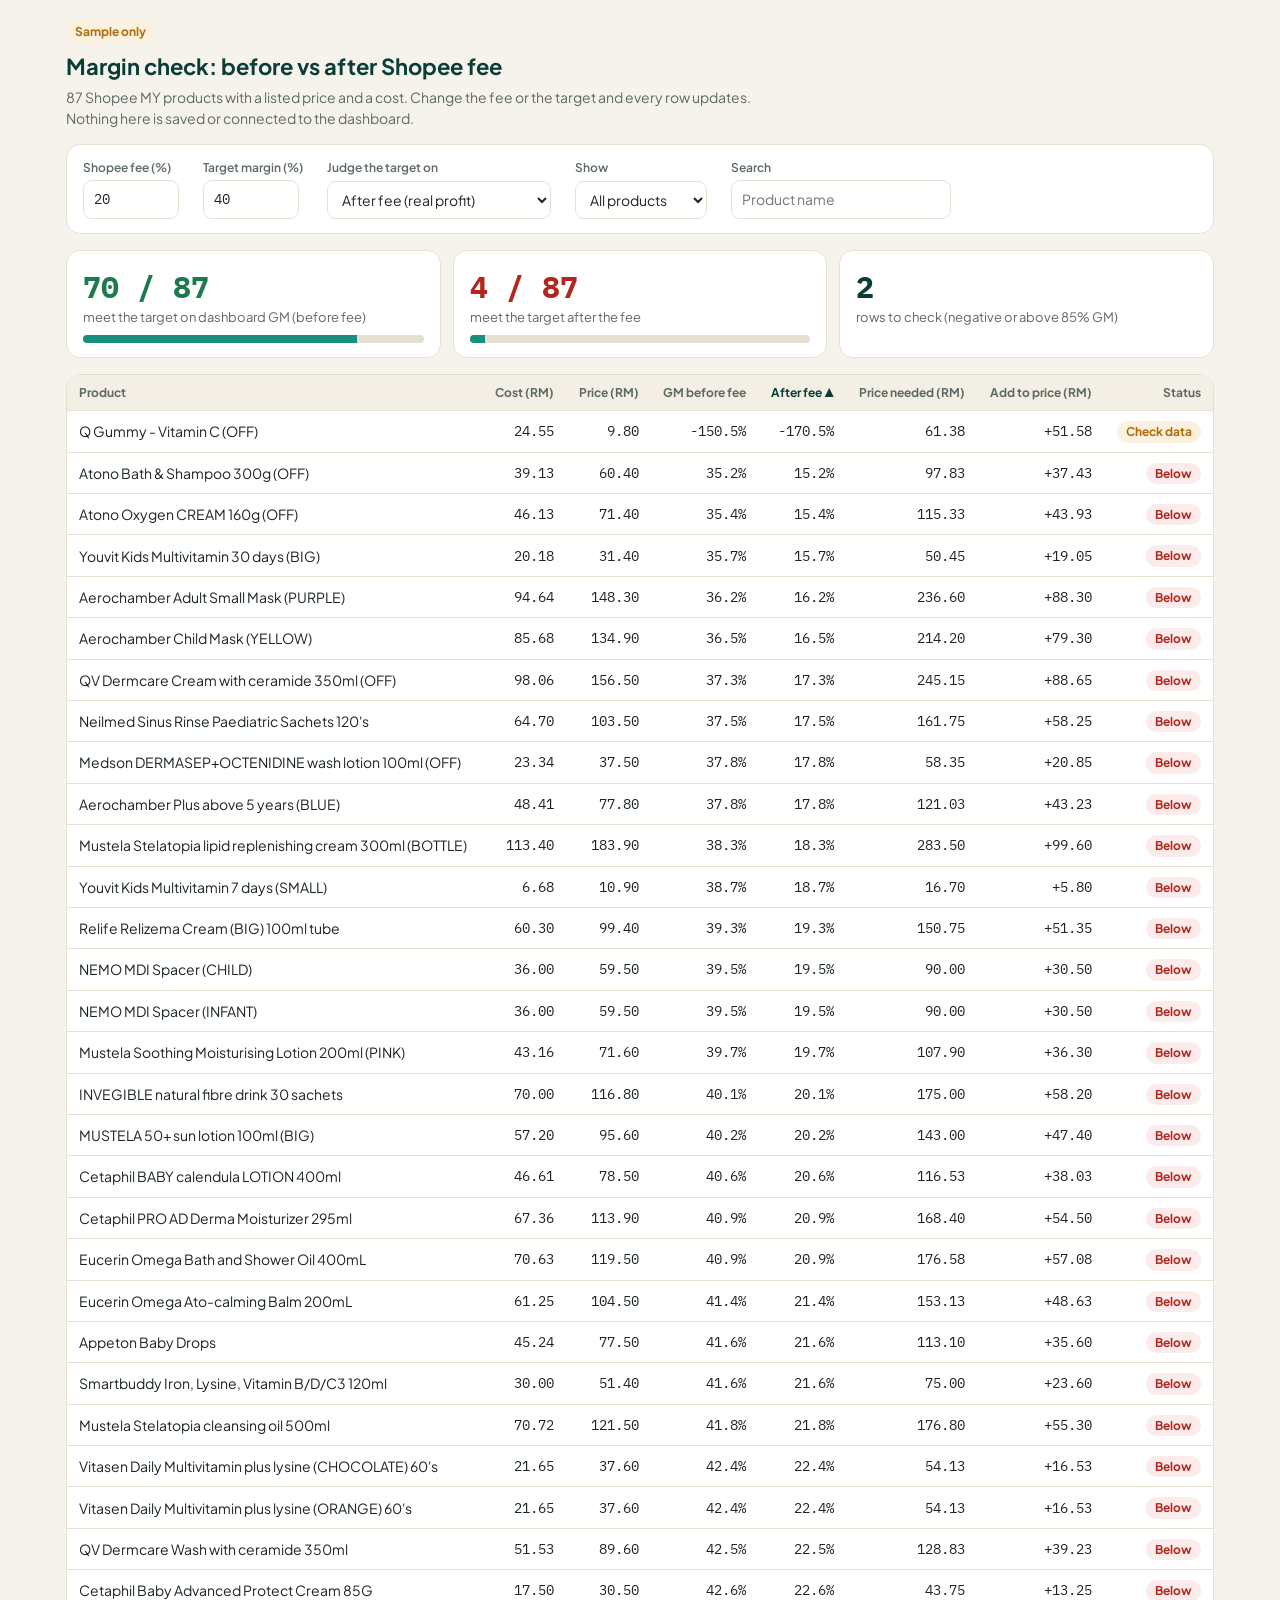
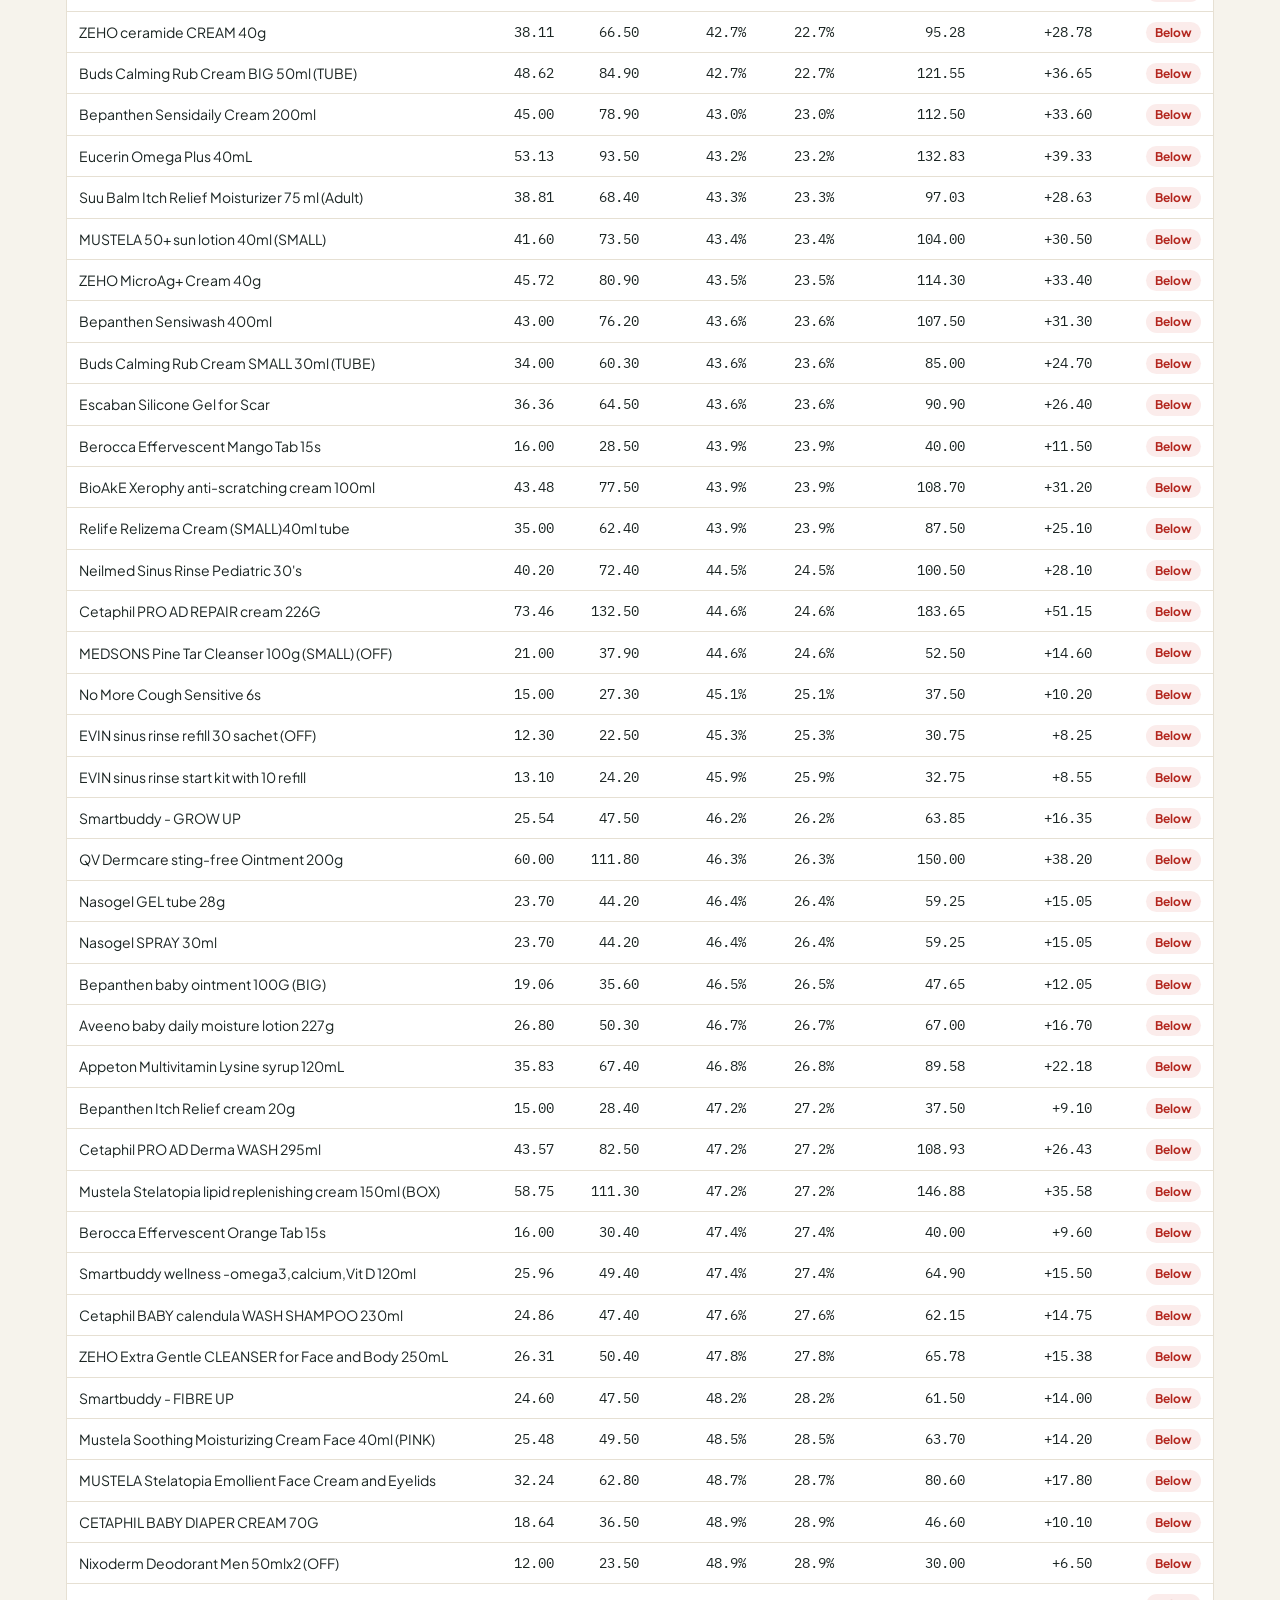
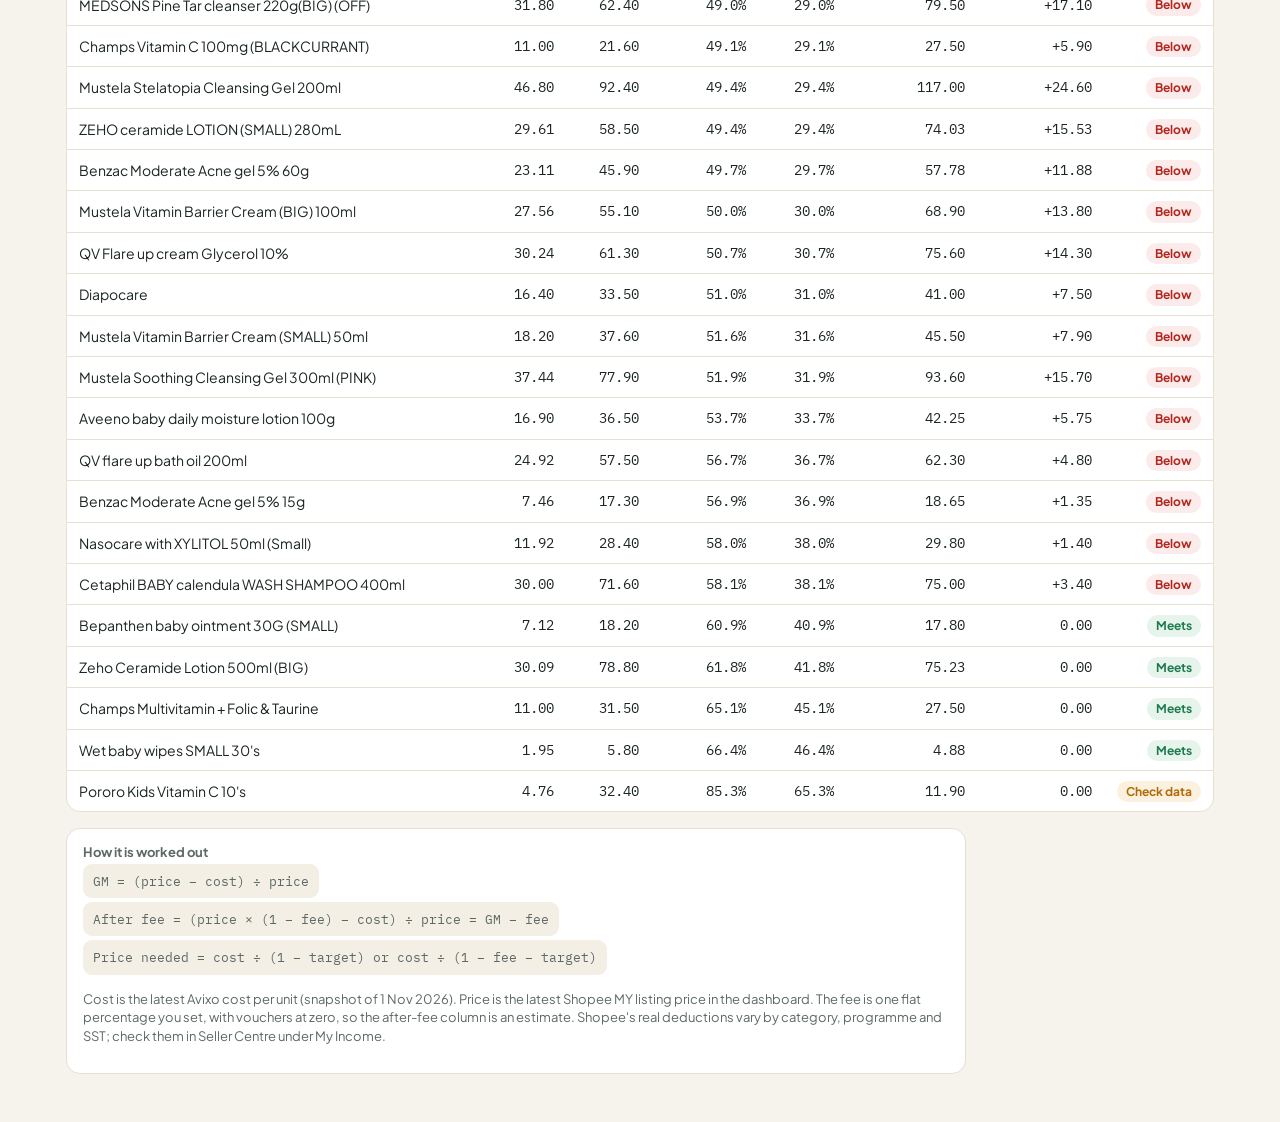
<file: samples/margin-check.html>
<!DOCTYPE html>
<html lang="en">
<head>
<meta charset="utf-8">
<meta name="viewport" content="width=device-width, initial-scale=1">
<title>Margin Check Sample</title>
<link rel="preconnect" href="https://fonts.googleapis.com">
<link href="https://fonts.googleapis.com/css2?family=Plus+Jakarta+Sans:wght@400;600;700&family=IBM+Plex+Mono:wght@400;500&display=swap" rel="stylesheet">
<style>
/* Layout: sticky controls, summary tiles, then one sortable table. Teal palette follows the FirstWell Essentials dashboard. */
:root{--ink:#1b2523;--muted:#5d6965;--line:#e6e0d3;--page:#f6f3ec;--card:#ffffff;--brand:#0b3d37;--accent:#178f7c;--good:#1c7a4d;--good-bg:#e6f4ec;--bad:#b3261e;--bad-bg:#fbeceb;--warn:#b06a0a;--warn-bg:#fcf1de;--th:#f3efe4;--font:'Plus Jakarta Sans',system-ui,'Segoe UI',sans-serif;--mono:'IBM Plex Mono',ui-monospace,monospace}
@media (prefers-color-scheme:dark){:root:not([data-theme="light"]){--ink:#e8efed;--muted:#9fb0ab;--line:#2c3a37;--page:#0f1a18;--card:#16241f;--brand:#7fd6c4;--accent:#3fbfa8;--good:#6fd39b;--good-bg:#173528;--bad:#ff8e86;--bad-bg:#3a1c1a;--warn:#f0b563;--warn-bg:#3a2b12;--th:#1c2c28;color-scheme:dark}}
:root[data-theme="dark"]{--ink:#e8efed;--muted:#9fb0ab;--line:#2c3a37;--page:#0f1a18;--card:#16241f;--brand:#7fd6c4;--accent:#3fbfa8;--good:#6fd39b;--good-bg:#173528;--bad:#ff8e86;--bad-bg:#3a1c1a;--warn:#f0b563;--warn-bg:#3a2b12;--th:#1c2c28;color-scheme:dark}
*{box-sizing:border-box}
body{margin:0;background:var(--page);color:var(--ink);font:14px/1.45 var(--font)}
.wrap{max-width:1180px;margin:0 auto;padding:20px 16px 48px;display:flex;flex-direction:column;gap:16px}
h1{margin:0;font-size:22px;color:var(--brand);text-wrap:balance}
.sub{margin:4px 0 0;color:var(--muted);max-width:70ch}
.tag{display:inline-block;background:var(--warn-bg);color:var(--warn);font-weight:700;font-size:12px;padding:3px 9px;border-radius:99px;margin-bottom:8px}
.card{background:var(--card);border:1px solid var(--line);border-radius:14px;padding:14px 16px}
.controls{display:flex;flex-wrap:wrap;gap:14px 24px;align-items:flex-end}
.field{display:flex;flex-direction:column;gap:4px}
.field label{font-size:12px;color:var(--muted);font-weight:600}
input[type=number],input[type=search],select{font:inherit;color:var(--ink);background:var(--card);border:1px solid var(--line);border-radius:9px;padding:8px 10px;min-width:0}
input[type=number]{width:96px;font-family:var(--mono)}
input[type=search]{width:220px}
:focus-visible{outline:3px solid var(--accent);outline-offset:2px}
.tiles{display:grid;grid-template-columns:repeat(auto-fit,minmax(200px,1fr));gap:12px}
.tile .n{font-size:30px;font-weight:700;font-family:var(--mono);color:var(--brand)}
.tile .l{color:var(--muted);font-size:13px}
.tile.bad .n{color:var(--bad)}
.tile.good .n{color:var(--good)}
.bar{height:8px;border-radius:99px;background:var(--line);margin-top:8px;overflow:hidden}
.bar i{display:block;height:100%;background:var(--accent)}
.tablewrap{overflow-x:auto;border:1px solid var(--line);border-radius:14px;background:var(--card)}
table{border-collapse:collapse;width:100%;min-width:860px}
th,td{padding:9px 12px;text-align:right;border-bottom:1px solid var(--line);white-space:nowrap}
th:first-child,td:first-child{text-align:left;white-space:normal;min-width:260px}
th{background:var(--th);font-size:12px;color:var(--muted);cursor:pointer;user-select:none;position:sticky;top:0}
th[aria-sort]{color:var(--brand)}
td.num{font-family:var(--mono);font-variant-numeric:tabular-nums}
tr:last-child td{border-bottom:0}
.pill{display:inline-block;font-size:12px;font-weight:700;padding:2px 9px;border-radius:99px}
.pill.ok{background:var(--good-bg);color:var(--good)}
.pill.no{background:var(--bad-bg);color:var(--bad)}
.pill.chk{background:var(--warn-bg);color:var(--warn)}
.note{color:var(--muted);font-size:13px;max-width:90ch}
.formula{font-family:var(--mono);font-size:12.5px;background:var(--th);border-radius:9px;padding:8px 10px;display:inline-block;margin:2px 0}
@media (max-width:480px){input[type=search]{width:100%}}
</style>
</head>
<body>
<main class="wrap">
  <header>
    <span class="tag">Sample only</span>
    <h1>Margin check: before vs after Shopee fee</h1>
    <p class="sub">87 Shopee MY products with a listed price and a cost. Change the fee or the target and every row updates. Nothing here is saved or connected to the dashboard.</p>
  </header>

  <section class="card controls" aria-label="Settings">
    <div class="field"><label for="fee">Shopee fee (%)</label><input id="fee" type="number" min="0" max="60" step="0.5" value="20"></div>
    <div class="field"><label for="target">Target margin (%)</label><input id="target" type="number" min="0" max="90" step="1" value="40"></div>
    <div class="field"><label for="basis">Judge the target on</label>
      <select id="basis"><option value="after">After fee (real profit)</option><option value="gm">Before fee (dashboard GM)</option></select></div>
    <div class="field"><label for="show">Show</label>
      <select id="show"><option value="all">All products</option><option value="below">Below target</option><option value="meets">Meets target</option><option value="check">Data to check</option></select></div>
    <div class="field"><label for="q">Search</label><input id="q" type="search" placeholder="Product name"></div>
  </section>

  <section class="tiles" aria-label="Summary">
    <div class="card tile good"><div class="n" id="t-gm">0</div><div class="l">meet the target on dashboard GM (before fee)</div><div class="bar"><i id="b-gm"></i></div></div>
    <div class="card tile bad"><div class="n" id="t-net">0</div><div class="l">meet the target after the fee</div><div class="bar"><i id="b-net"></i></div></div>
    <div class="card tile"><div class="n" id="t-chk">0</div><div class="l">rows to check (negative or above 85% GM)</div></div>
  </section>

  <section>
    <div class="tablewrap">
      <table id="tbl">
        <thead><tr id="head"></tr></thead>
        <tbody id="body"></tbody>
      </table>
    </div>
  </section>

  <section class="card note">
    <div><strong>How it is worked out</strong></div>
    <div class="formula">GM = (price − cost) ÷ price</div><br>
    <div class="formula">After fee = (price × (1 − fee) − cost) ÷ price = GM − fee</div><br>
    <div class="formula">Price needed = cost ÷ (1 − target)  or  cost ÷ (1 − fee − target)</div>
    <p>Cost is the latest Avixo cost per unit (snapshot of 1 Nov 2026). Price is the latest Shopee MY listing price in the dashboard. The fee is one flat percentage you set, with vouchers at zero, so the after-fee column is an estimate. Shopee's real deductions vary by category, programme and SST; check them in Seller Centre under My Income.</p>
  </section>
</main>
<script>
const DATA = [["Aerochamber Adult Small Mask (PURPLE)",94.64,148.3],["Aerochamber Child Mask (YELLOW)",85.68,134.9],["Aerochamber Plus above 5 years (BLUE)",48.41,77.8],["Appeton Baby Drops",45.24,77.5],["Appeton Multivitamin Lysine syrup 120mL",35.83,67.4],["Atono Bath & Shampoo 300g (OFF)",39.13,60.4],["Atono Oxygen CREAM 160g (OFF)",46.13,71.4],["Aveeno baby daily moisture lotion 100g",16.9,36.5],["Aveeno baby daily moisture lotion 227g",26.8,50.3],["Benzac Moderate Acne gel 5% 15g",7.46,17.3],["Benzac Moderate Acne gel 5% 60g",23.11,45.9],["Bepanthen baby ointment 100G (BIG)",19.06,35.6],["Bepanthen baby ointment 30G (SMALL)",7.12,18.2],["Bepanthen Itch Relief cream 20g",15,28.4],["Bepanthen Sensidaily Cream 200ml",45,78.9],["Bepanthen Sensiwash 400ml",43,76.2],["Berocca Effervescent Mango Tab 15s",16,28.5],["Berocca Effervescent Orange Tab 15s",16,30.4],["BioAkE Xerophy anti-scratching cream 100ml",43.48,77.5],["Buds Calming Rub Cream BIG 50ml (TUBE)",48.62,84.9],["Buds Calming Rub Cream SMALL 30ml (TUBE)",34,60.3],["Cetaphil Baby Advanced Protect Cream 85G",17.5,30.5],["Cetaphil BABY calendula LOTION 400ml",46.61,78.5],["Cetaphil BABY calendula WASH SHAMPOO 230ml",24.86,47.4],["Cetaphil BABY calendula WASH SHAMPOO 400ml",30,71.6],["CETAPHIL BABY DIAPER CREAM 70G",18.64,36.5],["Cetaphil PRO AD Derma Moisturizer 295ml",67.36,113.9],["Cetaphil PRO AD Derma WASH 295ml",43.57,82.5],["Cetaphil PRO AD REPAIR cream 226G",73.46,132.5],["Champs Multivitamin + Folic & Taurine",11,31.5],["Champs Vitamin C 100mg (BLACKCURRANT)",11,21.6],["Diapocare",16.4,33.5],["Escaban Silicone Gel for Scar",36.36,64.5],["Eucerin Omega Ato-calming Balm 200mL",61.25,104.5],["Eucerin Omega Bath and Shower Oil 400mL",70.63,119.5],["Eucerin Omega Plus 40mL",53.13,93.5],["EVIN sinus rinse refill 30 sachet (OFF)",12.3,22.5],["EVIN sinus rinse start kit with 10 refill",13.1,24.2],["INVEGIBLE natural fibre drink 30 sachets",70,116.8],["Medson DERMASEP+OCTENIDINE wash lotion 100ml (OFF)",23.34,37.5],["MEDSONS Pine Tar Cleanser 100g (SMALL) (OFF)",21,37.9],["MEDSONS Pine Tar cleanser 220g(BIG) (OFF)",31.8,62.4],["MUSTELA 50+ sun lotion 100ml (BIG)",57.2,95.6],["MUSTELA 50+ sun lotion 40ml (SMALL)",41.6,73.5],["Mustela Soothing Cleansing Gel 300ml (PINK)",37.44,77.9],["Mustela Soothing Moisturising Lotion 200ml  (PINK)",43.16,71.6],["Mustela Soothing Moisturizing Cream Face 40ml (PINK)",25.48,49.5],["Mustela Stelatopia Cleansing Gel 200ml",46.8,92.4],["Mustela Stelatopia cleansing oil 500ml",70.72,121.5],["MUSTELA Stelatopia Emollient Face Cream and Eyelids",32.24,62.8],["Mustela Stelatopia lipid replenishing cream 150ml (BOX)",58.75,111.3],["Mustela Stelatopia lipid replenishing cream 300ml (BOTTLE)",113.4,183.9],["Mustela Vitamin Barrier Cream (BIG) 100ml",27.56,55.1],["Mustela Vitamin Barrier Cream (SMALL) 50ml",18.2,37.6],["Nasocare with XYLITOL 50ml (Small)",11.92,28.4],["Nasogel GEL tube 28g",23.7,44.2],["Nasogel SPRAY 30ml",23.7,44.2],["Neilmed Sinus Rinse Paediatric Sachets 120's",64.7,103.5],["Neilmed Sinus Rinse Pediatric 30's",40.2,72.4],["NEMO MDI Spacer (CHILD)",36,59.5],["NEMO MDI Spacer (INFANT)",36,59.5],["Nixoderm Deodorant Men 50mlx2 (OFF)",12,23.5],["No More Cough Sensitive 6s",15,27.3],["Pororo Kids Vitamin C 10's",4.76,32.4],["Q Gummy - Vitamin C (OFF)",24.55,9.8],["QV Dermcare Cream with ceramide 350ml (OFF)",98.06,156.5],["QV Dermcare sting-free Ointment 200g",60,111.8],["QV Dermcare Wash with ceramide 350ml",51.53,89.6],["QV flare up bath oil 200ml",24.92,57.5],["QV Flare up cream Glycerol 10%",30.24,61.3],["Relife Relizema Cream (BIG) 100ml tube",60.3,99.4],["Relife Relizema Cream (SMALL)40ml tube",35,62.4],["Smartbuddy - FIBRE UP",24.6,47.5],["Smartbuddy - GROW UP",25.54,47.5],["Smartbuddy Iron, Lysine, Vitamin B/D/C3 120ml",30,51.4],["Smartbuddy wellness -omega3,calcium,Vit D 120ml",25.96,49.4],["Suu Balm Itch Relief Moisturizer 75 ml (Adult)",38.81,68.4],["Vitasen Daily Multivitamin plus lysine (CHOCOLATE) 60's",21.65,37.6],["Vitasen Daily Multivitamin plus lysine (ORANGE) 60's",21.65,37.6],["Wet baby wipes SMALL 30's",1.95,5.8],["Youvit Kids Multivitamin 30 days (BIG)",20.18,31.4],["Youvit Kids Multivitamin 7 days (SMALL)",6.68,10.9],["ZEHO ceramide CREAM 40g",38.11,66.5],["ZEHO ceramide LOTION (SMALL) 280mL",29.61,58.5],["Zeho Ceramide Lotion 500ml (BIG)",30.09,78.8],["ZEHO Extra Gentle CLEANSER for Face and Body 250mL",26.31,50.4],["ZEHO MicroAg+ Cream 40g",45.72,80.9]];   // [name, cost RM, Shopee MY price RM]
const cols = [
  {k:'name', t:'Product', s:r=>r.name.toLowerCase()},
  {k:'cost', t:'Cost (RM)', s:r=>r.cost},
  {k:'price', t:'Price (RM)', s:r=>r.price},
  {k:'gm', t:'GM before fee', s:r=>r.gm},
  {k:'net', t:'After fee', s:r=>r.net},
  {k:'need', t:'Price needed (RM)', s:r=>r.need===null?1e9:r.need},
  {k:'gap', t:'Add to price (RM)', s:r=>r.gap},
  {k:'st', t:'Status', s:r=>r.status}
];
let sortKey='net', sortDir=1;   // lowest after-fee margin first
const $=id=>document.getElementById(id);
const fmt=(n,d=2)=>n.toLocaleString('en-MY',{minimumFractionDigits:d,maximumFractionDigits:d});
const pct=n=>fmt(n*100,1)+'%';

function compute(){
  const fee=(parseFloat($('fee').value)||0)/100, target=(parseFloat($('target').value)||0)/100, basis=$('basis').value;
  return DATA.map(([name,cost,price])=>{
    const gm=(price-cost)/price, net=gm-fee, eff=basis==='gm'?target:target+fee;
    const need = eff<1 ? cost/(1-eff) : null;
    const margin = basis==='gm'?gm:net;
    const meets = margin>=target-1e-9;
    const check = gm<0 || gm>0.85;
    const gap = need===null?0:Math.max(0,need-price);
    const status = check?'check':(meets?'ok':'no');
    return {name,cost,price,gm,net,need,gap,meets,check,status};
  });
}
function render(){
  const all=compute(), fee=(parseFloat($('fee').value)||0)/100, target=(parseFloat($('target').value)||0)/100;
  const gmOk=all.filter(r=>r.gm>=target-1e-9&&!r.check).length, netOk=all.filter(r=>r.net>=target-1e-9&&!r.check).length, chk=all.filter(r=>r.check).length;
  $('t-gm').textContent=gmOk+' / '+all.length; $('t-net').textContent=netOk+' / '+all.length; $('t-chk').textContent=chk;
  $('b-gm').style.width=(gmOk/all.length*100)+'%'; $('b-net').style.width=(netOk/all.length*100)+'%';
  const q=$('q').value.trim().toLowerCase(), show=$('show').value;
  let rows=all.filter(r=>(!q||r.name.toLowerCase().includes(q)) && (show==='all'||(show==='below'&&!r.meets&&!r.check)||(show==='meets'&&r.meets&&!r.check)||(show==='check'&&r.check)));
  const col=cols.find(c=>c.k===sortKey); rows.sort((a,b)=>{const x=col.s(a),y=col.s(b);return (x<y?-1:x>y?1:0)*sortDir});
  const head=$('head'); head.innerHTML='';
  cols.forEach(c=>{const th=document.createElement('th');th.textContent=c.t+(sortKey===c.k?(sortDir>0?' ▲':' ▼'):'');th.tabIndex=0;
    if(sortKey===c.k)th.setAttribute('aria-sort',sortDir>0?'ascending':'descending');
    const go=()=>{if(sortKey===c.k)sortDir*=-1;else{sortKey=c.k;sortDir=1}render()};
    th.onclick=go;th.onkeydown=e=>{if(e.key==='Enter'||e.key===' '){e.preventDefault();go()}};head.appendChild(th)});
  const body=$('body'); body.innerHTML='';
  rows.forEach(r=>{const tr=document.createElement('tr');
    const cells=[r.name,fmt(r.cost),fmt(r.price),pct(r.gm),pct(r.net),r.need===null?'n/a':fmt(r.need),r.gap>0?'+'+fmt(r.gap):'0.00'];
    cells.forEach((v,i)=>{const td=document.createElement('td');td.textContent=v;if(i>0)td.className='num';tr.appendChild(td)});
    const td=document.createElement('td');const p=document.createElement('span');p.className='pill '+(r.check?'chk':r.meets?'ok':'no');
    p.textContent=r.check?'Check data':r.meets?'Meets':'Below';td.appendChild(p);tr.appendChild(td);body.appendChild(tr)});
  if(!rows.length){const tr=document.createElement('tr');const td=document.createElement('td');td.colSpan=8;td.textContent='No products match.';tr.appendChild(td);body.appendChild(tr)}
}
['fee','target','basis','show','q'].forEach(id=>$(id).addEventListener('input',render));
render();
</script>
</body>
</html>
</file>
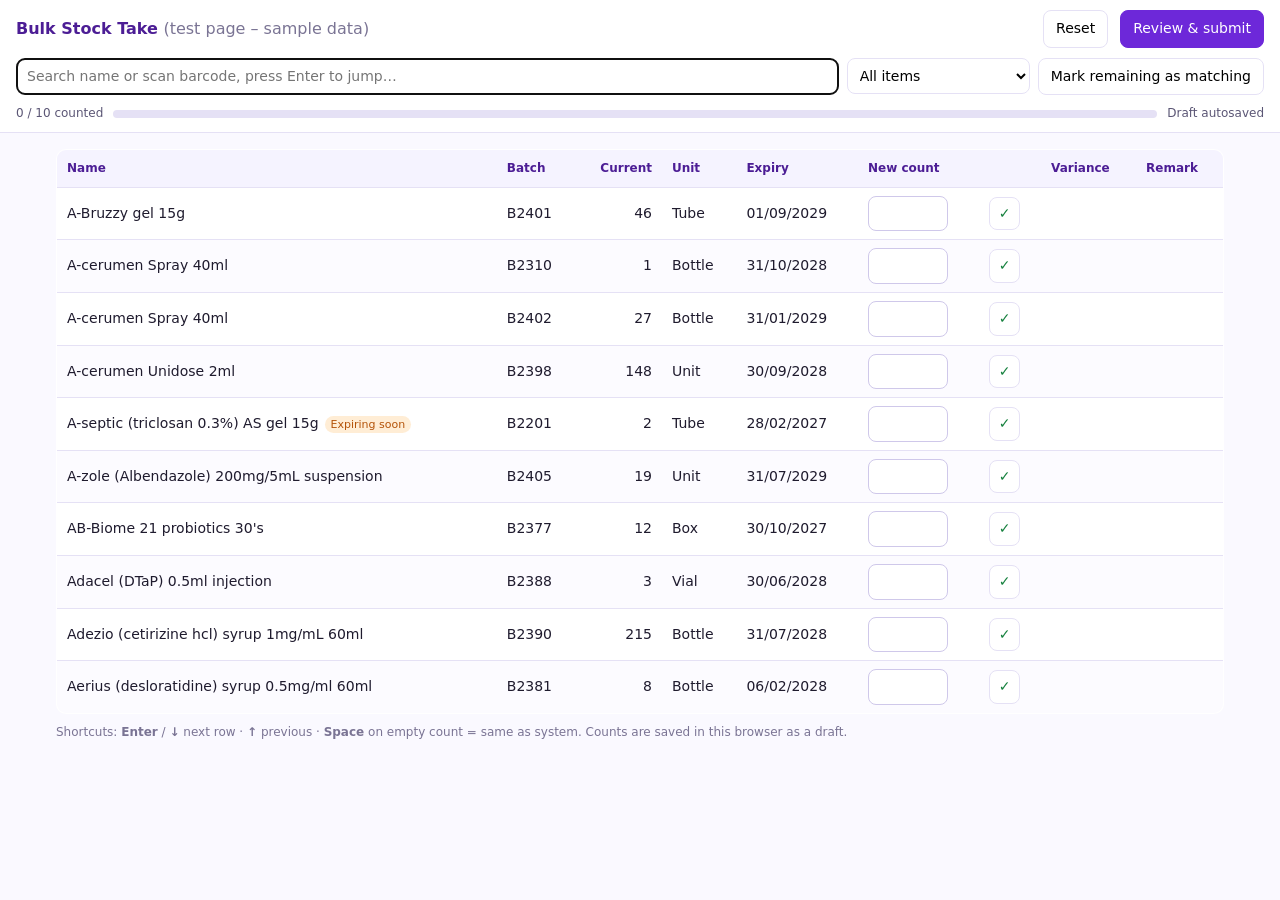
<file: samples/stock-take-test.html>
<!DOCTYPE html>
<html lang="en">
<head>
<meta charset="utf-8">
<meta name="viewport" content="width=device-width, initial-scale=1">
<title>Bulk Stock Take (Test)</title>
<style>
:root{--p:#4c1d95;--p2:#6d28d9;--bg:#f5f3ff;--line:#e5e1f5;--ok:#15803d;--bad:#b91c1c;--warn:#b45309}
*{box-sizing:border-box}
body{margin:0;font:14px/1.4 system-ui,-apple-system,Segoe UI,Roboto,sans-serif;background:#faf9ff;color:#1f1b2e}
.top{position:sticky;top:0;z-index:10;background:#fff;border-bottom:1px solid var(--line);padding:10px 16px}
.row1{display:flex;align-items:center;gap:12px;flex-wrap:wrap}
h1{font-size:16px;margin:0;color:var(--p);flex:1;min-width:160px}
.tools{display:flex;gap:8px;flex-wrap:wrap;margin-top:10px;align-items:center}
input,select,button{font:inherit}
input[type=search]{flex:1;min-width:200px;padding:8px 10px;border:1px solid var(--line);border-radius:8px}
select{padding:8px;border:1px solid var(--line);border-radius:8px;background:#fff}
button{padding:8px 12px;border-radius:8px;border:1px solid var(--line);background:#fff;cursor:pointer}
button:hover{background:var(--bg)}
button.primary{background:var(--p2);color:#fff;border-color:var(--p2)}
button.primary:hover{background:var(--p)}
button:disabled{opacity:.5;cursor:not-allowed}
.prog{margin-top:10px;display:flex;align-items:center;gap:10px;font-size:12px;color:#5b5675}
.bar{flex:1;height:8px;background:var(--line);border-radius:99px;overflow:hidden}
.bar i{display:block;height:100%;background:var(--p2);width:0;transition:width .2s}
.wrap{padding:16px;max-width:1200px;margin:0 auto}
table{width:100%;border-collapse:collapse;background:#fff;border:1px solid var(--line);border-radius:10px;overflow:hidden}
th{background:var(--bg);color:var(--p);font-size:12px;text-align:left;padding:10px;position:sticky;top:0}
td{padding:8px 10px;border-top:1px solid var(--line);vertical-align:middle}
tr:nth-child(even) td{background:#fcfbff}
tr.changed td{background:#fff8e6}
tr.matched td{background:#f0fdf4}
tr.focus td{outline:0;box-shadow:inset 0 0 0 2px var(--p2)}
td.num{text-align:right;font-variant-numeric:tabular-nums}
.cnt{width:80px;padding:7px;border:1px solid #cfc8ea;border-radius:8px;text-align:right}
.cnt:focus,.rem:focus,.note:focus{outline:2px solid var(--p2);border-color:transparent}
.rem,.note{padding:7px;border:1px solid #cfc8ea;border-radius:8px}
.rem{width:130px}.note{width:150px}
.var{font-weight:600;min-width:46px;display:inline-block;text-align:right}
.pos{color:var(--ok)}.neg{color:var(--bad)}
.tag{font-size:11px;padding:2px 6px;border-radius:99px;background:#fee2e2;color:var(--bad);margin-left:6px;white-space:nowrap}
.tag.soon{background:#ffedd5;color:var(--warn)}
.same{padding:6px 9px;color:var(--ok)}
.miss{border-color:var(--bad)!important}
.warn{font-size:11px;color:var(--warn);display:block}
.empty{padding:30px;text-align:center;color:#7a7494}
.modal{position:fixed;inset:0;background:rgba(20,10,40,.45);display:none;align-items:center;justify-content:center;padding:16px;z-index:50}
.modal.on{display:flex}
.card{background:#fff;border-radius:12px;max-width:720px;width:100%;max-height:85vh;display:flex;flex-direction:column}
.card h2{margin:0;padding:16px;font-size:16px;color:var(--p);border-bottom:1px solid var(--line)}
.card .body{padding:0 16px;overflow:auto}
.card .foot{padding:12px 16px;border-top:1px solid var(--line);display:flex;gap:8px;justify-content:flex-end}
.toast{position:fixed;bottom:16px;left:50%;transform:translateX(-50%);background:#1f1b2e;color:#fff;padding:10px 16px;border-radius:8px;display:none;z-index:60}
.hint{font-size:12px;color:#7a7494;margin:10px 0 0}
@media(max-width:720px){.hide-s{display:none}.note{width:100px}.rem{width:100px}}
</style>
</head>
<body>
<div class="top">
  <div class="row1">
    <h1>Bulk Stock Take <span style="font-weight:400;color:#7a7494">(test page – sample data)</span></h1>
    <button id="reset">Reset</button>
    <button class="primary" id="review">Review &amp; submit</button>
  </div>
  <div class="tools">
    <input type="search" id="q" placeholder="Search name or scan barcode, press Enter to jump…" autofocus>
    <select id="filter">
      <option value="all">All items</option>
      <option value="todo">Not counted yet</option>
      <option value="changed">Changed only</option>
      <option value="soon">Expiring ≤ 6 months</option>
    </select>
    <button id="allsame" title="Set every uncounted item to its current count">Mark remaining as matching</button>
  </div>
  <div class="prog"><span id="ptxt">0 / 0 counted</span><div class="bar"><i id="pbar"></i></div><span id="saved">Draft autosaved</span></div>
</div>

<div class="wrap">
  <table>
    <thead><tr>
      <th>Name</th><th class="hide-s">Batch</th><th style="text-align:right">Current</th><th>Unit</th><th>Expiry</th>
      <th>New count</th><th></th><th>Variance</th><th>Remark</th>
    </tr></thead>
    <tbody id="body"></tbody>
  </table>
  <div id="none" class="empty" style="display:none">No items match.</div>
  <p class="hint">Shortcuts: <b>Enter</b> / <b>↓</b> next row · <b>↑</b> previous · <b>Space</b> on empty count = same as system. Counts are saved in this browser as a draft.</p>
</div>

<div class="modal" id="modal"><div class="card">
  <h2>Review changes</h2>
  <div class="body" id="mbody"></div>
  <div class="foot"><button id="mback">Back</button><button class="primary" id="mok">Confirm update</button></div>
</div></div>
<div class="toast" id="toast"></div>

<script>
const REASONS=["Miscount","Damaged","Expired","Not recorded","Used / dispensed","Other"];
const D=[
["A-Bruzzy gel 15g","B2401",46,"Tube","01/09/2029"],
["A-cerumen Spray 40ml","B2310",1,"Bottle","31/10/2028"],
["A-cerumen Spray 40ml","B2402",27,"Bottle","31/01/2029"],
["A-cerumen Unidose 2ml","B2398",148,"Unit","30/09/2028"],
["A-septic (triclosan 0.3%) AS gel 15g","B2201",2,"Tube","28/02/2027"],
["A-zole (Albendazole) 200mg/5mL suspension","B2405",19,"Unit","31/07/2029"],
["AB-Biome 21 probiotics 30's","B2377",12,"Box","30/10/2027"],
["Adacel (DTaP) 0.5ml injection","B2388",3,"Vial","30/06/2028"],
["Adezio (cetirizine hcl) syrup 1mg/mL 60ml","B2390",215,"Bottle","31/07/2028"],
["Aerius (desloratidine) syrup 0.5mg/ml 60ml","B2381",8,"Bottle","06/02/2028"]
].map((r,i)=>({id:i,name:r[0],batch:r[1],cur:r[2],unit:r[3],exp:r[4]}));

const KEY="stocktake-test-v1";
let S={}; // id -> {n:number|'' , r:'', t:''}
try{S=JSON.parse(localStorage.getItem(KEY)||"{}")}catch(e){S={}}
const $=s=>document.querySelector(s);
const body=$("#body");
const now=new Date(), soonLimit=new Date(now.getFullYear(),now.getMonth()+6,now.getDate());
function pd(s){const [d,m,y]=s.split("/");return new Date(+y,+m-1,+d)}
function st(id){return S[id]||(S[id]={n:"",r:"",t:""})}
function counted(id){return S[id]&&S[id].n!==""&&S[id].n!=null}
function diff(it){return counted(it.id)?S[it.id].n-it.cur:null}
function expTag(it){const e=pd(it.exp);if(e<now)return'<span class="tag">Expired</span>';if(e<=soonLimit)return'<span class="tag soon">Expiring soon</span>';return""}
function save(){try{localStorage.setItem(KEY,JSON.stringify(S))}catch(e){}}
function toast(m){const t=$("#toast");t.textContent=m;t.style.display="block";clearTimeout(toast.x);toast.x=setTimeout(()=>t.style.display="none",2200)}

function visible(){
  const q=$("#q").value.trim().toLowerCase(),f=$("#filter").value;
  return D.filter(it=>{
    if(q&&!(it.name.toLowerCase().includes(q)||it.batch.toLowerCase().includes(q)))return false;
    if(f==="todo"&&counted(it.id))return false;
    if(f==="changed"&&!(counted(it.id)&&diff(it)!==0))return false;
    if(f==="soon"&&pd(it.exp)>soonLimit)return false;
    return true;
  });
}
function render(){
  const v=visible();
  body.innerHTML=v.map(it=>{
    const s=S[it.id]||{n:"",r:"",t:""},d=diff(it);
    const cls=d===null?"":d===0?"matched":"changed";
    const need=d!==null&&d!==0&&!s.r;
    return `<tr data-id="${it.id}" class="${cls}">
      <td>${it.name}${expTag(it)}</td>
      <td class="hide-s">${it.batch}</td>
      <td class="num">${it.cur}</td><td>${it.unit}</td><td>${it.exp}</td>
      <td><input class="cnt" type="number" min="0" inputmode="numeric" value="${s.n}" data-id="${it.id}" aria-label="New count for ${it.name}">
        <span class="warn" id="w${it.id}">${bigGap(it,d)}</span></td>
      <td><button class="same" data-same="${it.id}" title="Same as system (Space)">✓</button></td>
      <td><span class="var ${d>0?"pos":d<0?"neg":""}">${d===null?"":(d>0?"+":"")+d}</span></td>
      <td>${d!==null&&d!==0?`<select class="rem ${need?"miss":""}" data-r="${it.id}"><option value="">Reason…</option>${REASONS.map(x=>`<option ${s.r===x?"selected":""}>${x}</option>`).join("")}</select>
        <input class="note" data-t="${it.id}" placeholder="Note" value="${(s.t||"").replace(/"/g,"&quot;")}">`:""}</td>
    </tr>`}).join("");
  $("#none").style.display=v.length?"none":"block";
  progress();
}
function bigGap(it,d){
  if(d===null||d===0)return"";
  const pct=Math.abs(d)/Math.max(it.cur,1);
  return (pct>=0.5&&Math.abs(d)>=3)?`⚠ Big gap (${Math.round(pct*100)}%) – please recheck`:"";
}
function progress(){
  const c=D.filter(i=>counted(i.id)).length;
  $("#ptxt").textContent=c+" / "+D.length+" counted";
  $("#pbar").style.width=(100*c/D.length)+"%";
}
function focusRow(id,dir){
  const rows=[...body.querySelectorAll(".cnt")];
  const i=rows.findIndex(x=>+x.dataset.id===id);
  const nx=rows[i+dir];
  if(nx){nx.focus();nx.select();nx.closest("tr").classList.add("focus");nx.scrollIntoView({block:"center",behavior:"smooth"})}
}
// update one row in place (keeps focus while typing)
function updateRow(id){
  const it=D[id],s=st(id),d=diff(it),tr=body.querySelector(`tr[data-id="${id}"]`);
  if(!tr)return;
  tr.className=d===null?"":d===0?"matched":"changed";
  const v=tr.querySelector(".var");
  v.textContent=d===null?"":(d>0?"+":"")+d;v.className="var "+(d>0?"pos":d<0?"neg":"");
  tr.querySelector(".warn").textContent=bigGap(it,d);
  const cell=tr.lastElementChild,had=cell.querySelector("select");
  const showR=d!==null&&d!==0;
  if(showR&&!had){
    cell.innerHTML=`<select class="rem" data-r="${id}"><option value="">Reason…</option>${REASONS.map(x=>`<option ${s.r===x?"selected":""}>${x}</option>`).join("")}</select> <input class="note" data-t="${id}" placeholder="Note" value="${(s.t||"").replace(/"/g,"&quot;")}">`;
  }else if(!showR&&had){cell.innerHTML=""}
  progress();save();
}
body.addEventListener("input",e=>{
  const t=e.target;
  if(t.classList.contains("cnt")){const id=+t.dataset.id;st(id).n=t.value===""?"":Math.max(0,parseInt(t.value,10)||0);updateRow(id)}
  else if(t.dataset.t!==undefined){st(+t.dataset.t).t=t.value;save()}
});
body.addEventListener("change",e=>{
  const t=e.target;
  if(t.dataset.r!==undefined){st(+t.dataset.r).r=t.value;t.classList.toggle("miss",!t.value);save()}
});
body.addEventListener("click",e=>{
  const b=e.target.closest("[data-same]");if(!b)return;
  const id=+b.dataset.same;st(id).n=D[id].cur;S[id].r="";S[id].t="";
  const inp=body.querySelector(`.cnt[data-id="${id}"]`);inp.value=D[id].cur;updateRow(id);focusRow(id,1);
});
body.addEventListener("keydown",e=>{
  const t=e.target;if(!t.classList.contains("cnt"))return;
  const id=+t.dataset.id;
  if(e.key==="Enter"||e.key==="ArrowDown"){e.preventDefault();focusRow(id,1)}
  else if(e.key==="ArrowUp"){e.preventDefault();focusRow(id,-1)}
  else if(e.key===" "&&t.value===""){e.preventDefault();st(id).n=D[id].cur;t.value=D[id].cur;updateRow(id);focusRow(id,1)}
});
body.addEventListener("focusin",e=>{body.querySelectorAll("tr.focus").forEach(r=>r.classList.remove("focus"));const tr=e.target.closest("tr");if(tr&&e.target.classList.contains("cnt"))tr.classList.add("focus")});

$("#q").addEventListener("input",render);
$("#q").addEventListener("keydown",e=>{
  if(e.key==="Enter"){
    const v=visible();
    if(v.length){const first=body.querySelector(".cnt");if(first){first.focus();first.select()}}
    else toast("No match for that code/name");
  }
});
$("#filter").addEventListener("change",render);
$("#allsame").addEventListener("click",()=>{
  let n=0;D.forEach(it=>{if(!counted(it.id)){st(it.id).n=it.cur;n++}});save();render();toast(n+" items marked as matching");
});
$("#reset").addEventListener("click",()=>{S={};save();render();toast("Draft cleared")});

$("#review").addEventListener("click",()=>{
  const ch=D.filter(i=>counted(i.id)&&diff(i)!==0);
  const un=D.filter(i=>!counted(i.id)).length;
  const missing=ch.filter(i=>!S[i.id].r);
  let h="";
  if(un)h+=`<p style="color:var(--warn)">${un} item(s) not counted yet – they will be left unchanged.</p>`;
  if(missing.length)h+=`<p style="color:var(--bad)">${missing.length} changed item(s) still need a reason.</p>`;
  if(!ch.length)h+=`<p>No stock changes to submit.</p>`;
  else h+=`<table><thead><tr><th>Item</th><th>Old</th><th>New</th><th>Var</th><th>Reason</th></tr></thead><tbody>`+
    ch.map(i=>{const d=diff(i),s=S[i.id];return `<tr><td>${i.name}<div style="font-size:11px;color:#7a7494">${i.batch}</div></td><td>${i.cur}</td><td>${s.n}</td><td class="${d>0?"pos":"neg"}">${d>0?"+":""}${d}</td><td>${s.r||'<span class="neg">missing</span>'}${s.t?" – "+s.t:""}</td></tr>`}).join("")+`</tbody></table>`;
  $("#mbody").innerHTML=h;$("#mok").disabled=missing.length>0;
  $("#modal").classList.add("on");
});
$("#mback").addEventListener("click",()=>$("#modal").classList.remove("on"));
$("#mok").addEventListener("click",()=>{
  D.forEach(i=>{if(counted(i.id)){i.cur=S[i.id].n}});
  S={};save();$("#modal").classList.remove("on");render();toast("Stock updated (test only – nothing was sent to a server)");
});
render();
</script>
</body>
</html>
</file>
